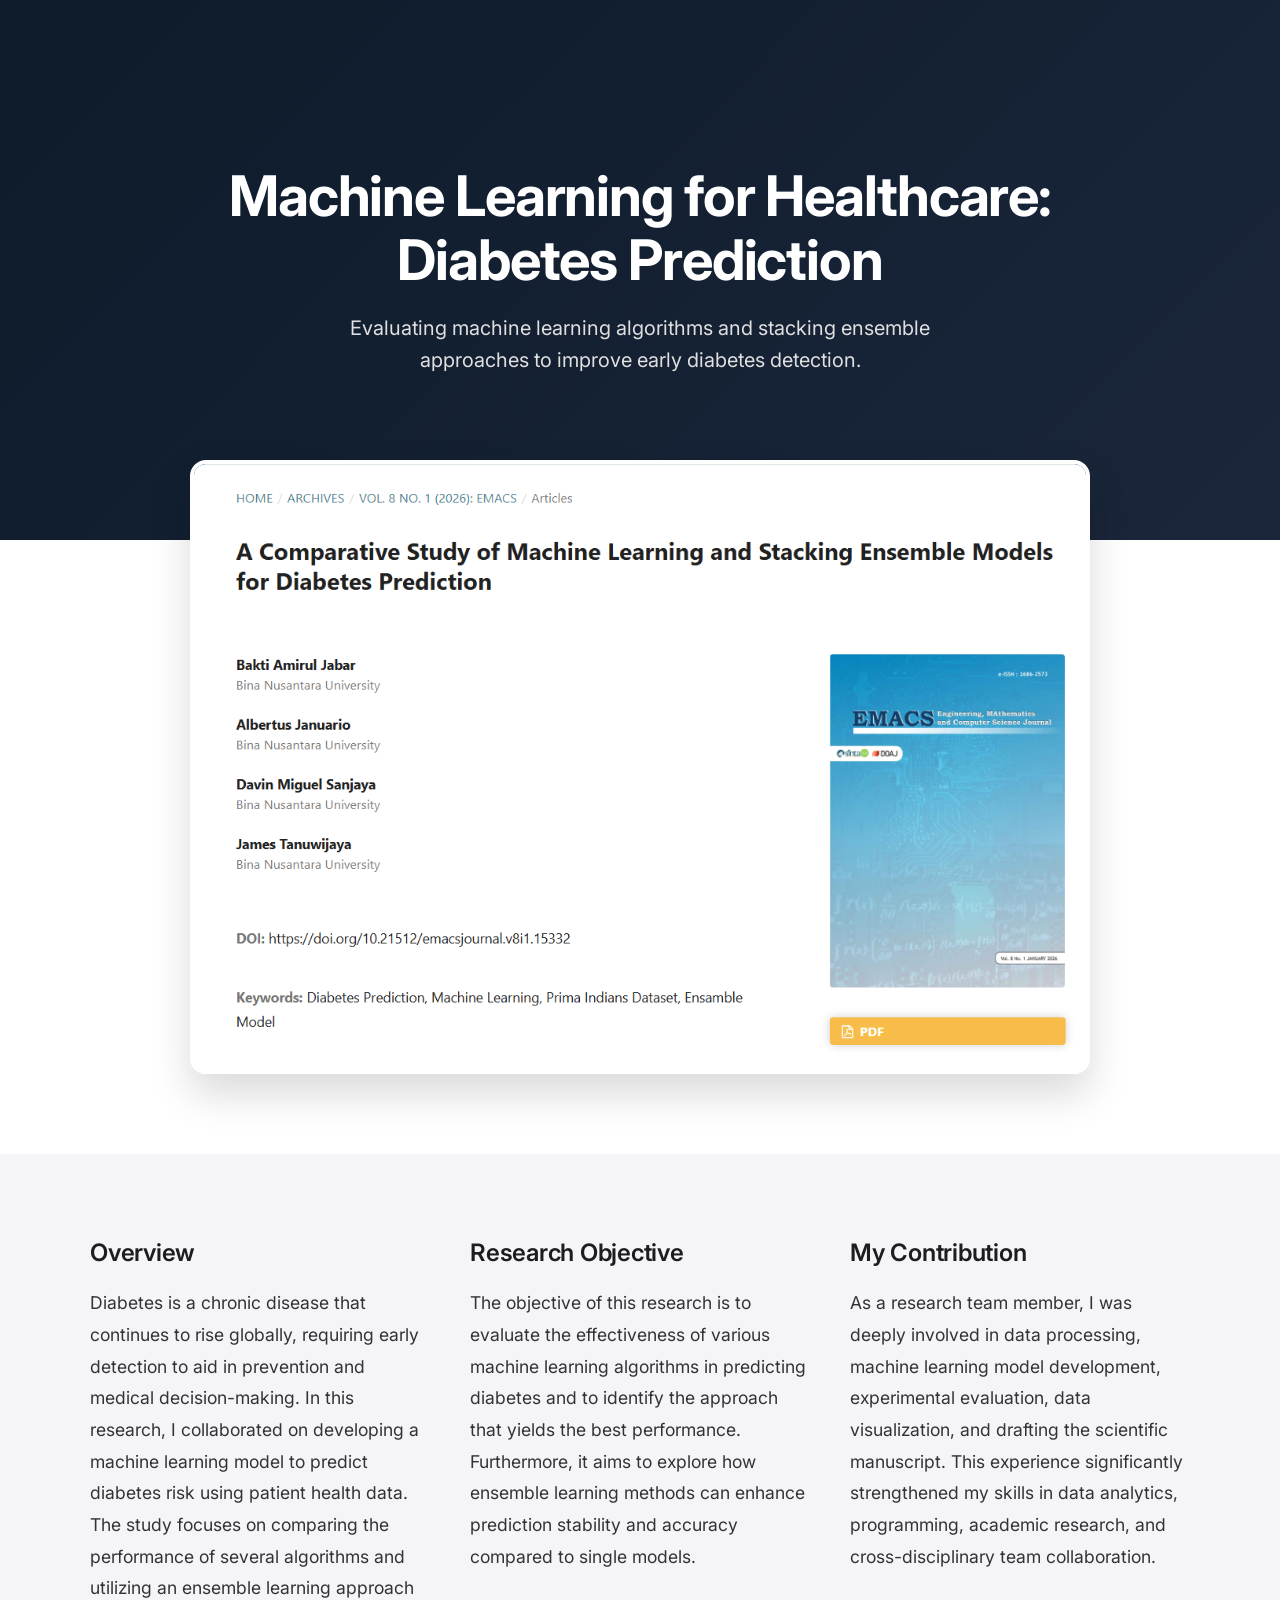
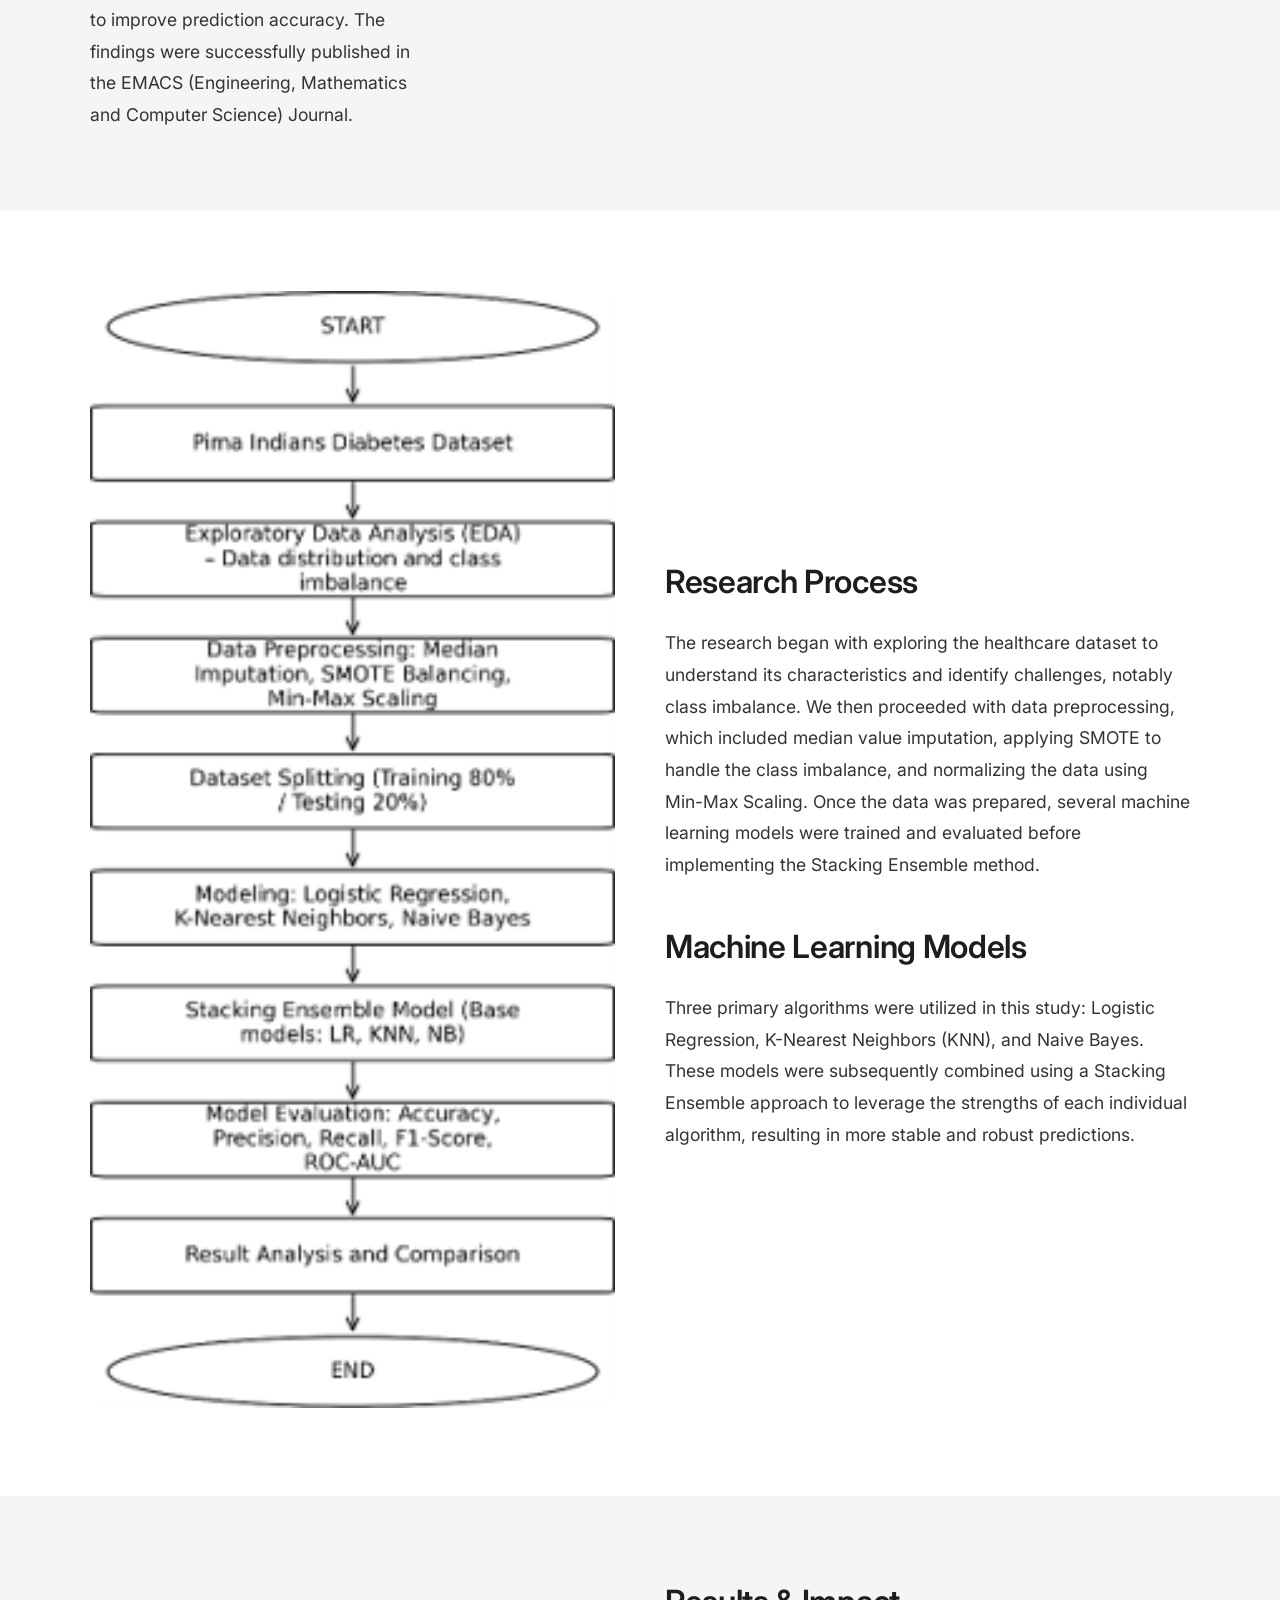
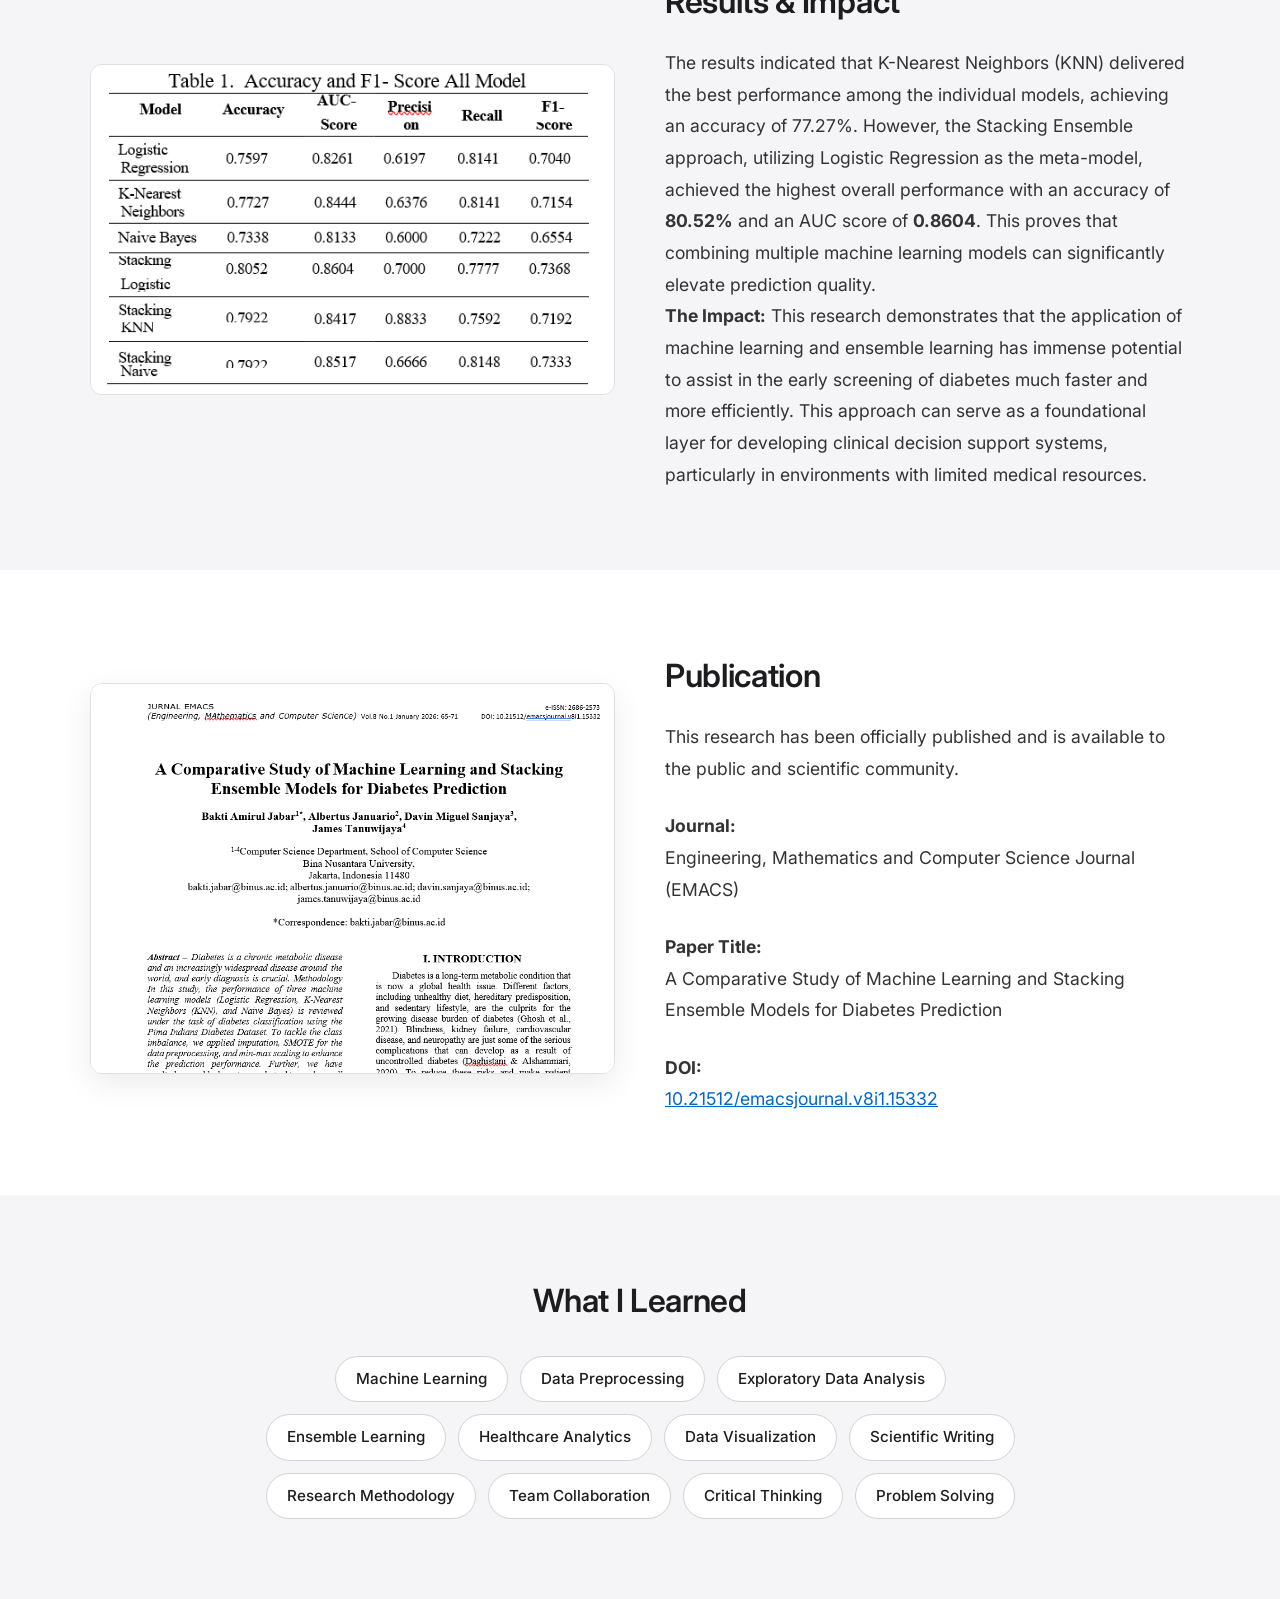
<file: index.html>
<!DOCTYPE html>
<html lang="en">
<head>
    <meta charset="UTF-8">
    <meta name="viewport" content="width=device-width, initial-scale=1.0">
    <title>Portfolio - Machine Learning for Healthcare</title>
    
    <link href="https://fonts.googleapis.com/css2?family=Inter:wght@400;500;600;700&display=swap" rel="stylesheet">
    <link rel="stylesheet" href="journal.css">
</head>
<body>

    <div class="hero fade-in">
        <div class="container">
            <h1>Machine Learning for Healthcare:<br>Diabetes Prediction</h1>
            <p>Evaluating machine learning algorithms and stacking ensemble approaches to improve early diabetes detection.</p>
        </div>
    </div>

    <section class="showcase fade-in">
        <div class="container">
            <img src="image/HalamanJurnal.png" alt="Journal Publication Page" class="featured-image">
        </div>
    </section>

    <section class="bg-light fade-in">
        <div class="container text-grid">
            <div class="text-block">
                <h2>Overview</h2>
                <p>Diabetes is a chronic disease that continues to rise globally, requiring early detection to aid in prevention and medical decision-making. In this research, I collaborated on developing a machine learning model to predict diabetes risk using patient health data. The study focuses on comparing the performance of several algorithms and utilizing an ensemble learning approach to improve prediction accuracy. The findings were successfully published in the EMACS (Engineering, Mathematics and Computer Science) Journal.</p>
            </div>
            <div class="text-block">
                <h2>Research Objective</h2>
                <p>The objective of this research is to evaluate the effectiveness of various machine learning algorithms in predicting diabetes and to identify the approach that yields the best performance. Furthermore, it aims to explore how ensemble learning methods can enhance prediction stability and accuracy compared to single models.</p>
            </div>
            <div class="text-block">
                <h2>My Contribution</h2>
                <p>As a research team member, I was deeply involved in data processing, machine learning model development, experimental evaluation, data visualization, and drafting the scientific manuscript. This experience significantly strengthened my skills in data analytics, programming, academic research, and cross-disciplinary team collaboration.</p>
            </div>
        </div>
    </section>

    <section class="fade-in">
        <div class="container split-layout">
            <div class="image-col">
                <img src="image/FlowchartMetodePenelitian.png" alt="Research Methodology Flowchart" class="content-image">
            </div>
            <div class="text-col">
                <h2>Research Process</h2>
                <p>The research began with exploring the healthcare dataset to understand its characteristics and identify challenges, notably class imbalance. We then proceeded with data preprocessing, which included median value imputation, applying SMOTE to handle the class imbalance, and normalizing the data using Min-Max Scaling. Once the data was prepared, several machine learning models were trained and evaluated before implementing the Stacking Ensemble method.</p>
                
                <h2 style="margin-top: 40px;">Machine Learning Models</h2>
                <p>Three primary algorithms were utilized in this study: Logistic Regression, K-Nearest Neighbors (KNN), and Naive Bayes. These models were subsequently combined using a Stacking Ensemble approach to leverage the strengths of each individual algorithm, resulting in more stable and robust predictions.</p>
            </div>
        </div>
    </section>

    <section class="bg-light fade-in">
        <div class="container split-layout reverse">
            <div class="text-col">
                <h2>Results & Impact</h2>
                <p>The results indicated that K-Nearest Neighbors (KNN) delivered the best performance among the individual models, achieving an accuracy of 77.27%. However, the Stacking Ensemble approach, utilizing Logistic Regression as the meta-model, achieved the highest overall performance with an accuracy of <strong>80.52%</strong> and an AUC score of <strong>0.8604</strong>. This proves that combining multiple machine learning models can significantly elevate prediction quality.</p>
                <p><strong>The Impact:</strong> This research demonstrates that the application of machine learning and ensemble learning has immense potential to assist in the early screening of diabetes much faster and more efficiently. This approach can serve as a foundational layer for developing clinical decision support systems, particularly in environments with limited medical resources.</p>
            </div>
            <div class="image-col">
                <img src="image/TabelPerformaModel.png" alt="Model Performance Table" class="content-image border-img">
            </div>
        </div>
    </section>

    <section class="fade-in">
        <div class="container split-layout">
            <div class="image-col">
                <img src="image/HalamanPertamaPaper.png" alt="First Page of the Paper" class="content-image border-img shadow">
            </div>
            <div class="text-col text-content">
                <h2>Publication</h2>
                <p>This research has been officially published and is available to the public and scientific community.</p>
                <br>
                <p><strong>Journal:</strong><br>Engineering, Mathematics and Computer Science Journal (EMACS)</p>
                <br>
                <p><strong>Paper Title:</strong><br>A Comparative Study of Machine Learning and Stacking Ensemble Models for Diabetes Prediction</p>
                <br>
                <p><strong>DOI:</strong><br><a href="https://doi.org/10.21512/emacsjournal.v8i1.15332" target="_blank" style="color: #0066cc;">10.21512/emacsjournal.v8i1.15332</a></p>
            </div>
        </div>
    </section>

    <section class="bg-light fade-in">
        <div class="container text-content text-center">
            <h2>What I Learned</h2>
            <div class="tags justify-center">
                <span>Machine Learning</span>
                <span>Data Preprocessing</span>
                <span>Exploratory Data Analysis</span>
                <span>Ensemble Learning</span>
                <span>Healthcare Analytics</span>
                <span>Data Visualization</span>
                <span>Scientific Writing</span>
                <span>Research Methodology</span>
                <span>Team Collaboration</span>
                <span>Critical Thinking</span>
                <span>Problem Solving</span>
            </div>
        </div>
    </section>

    <script src="journal.js"></script>
</body>
</html>
</file>
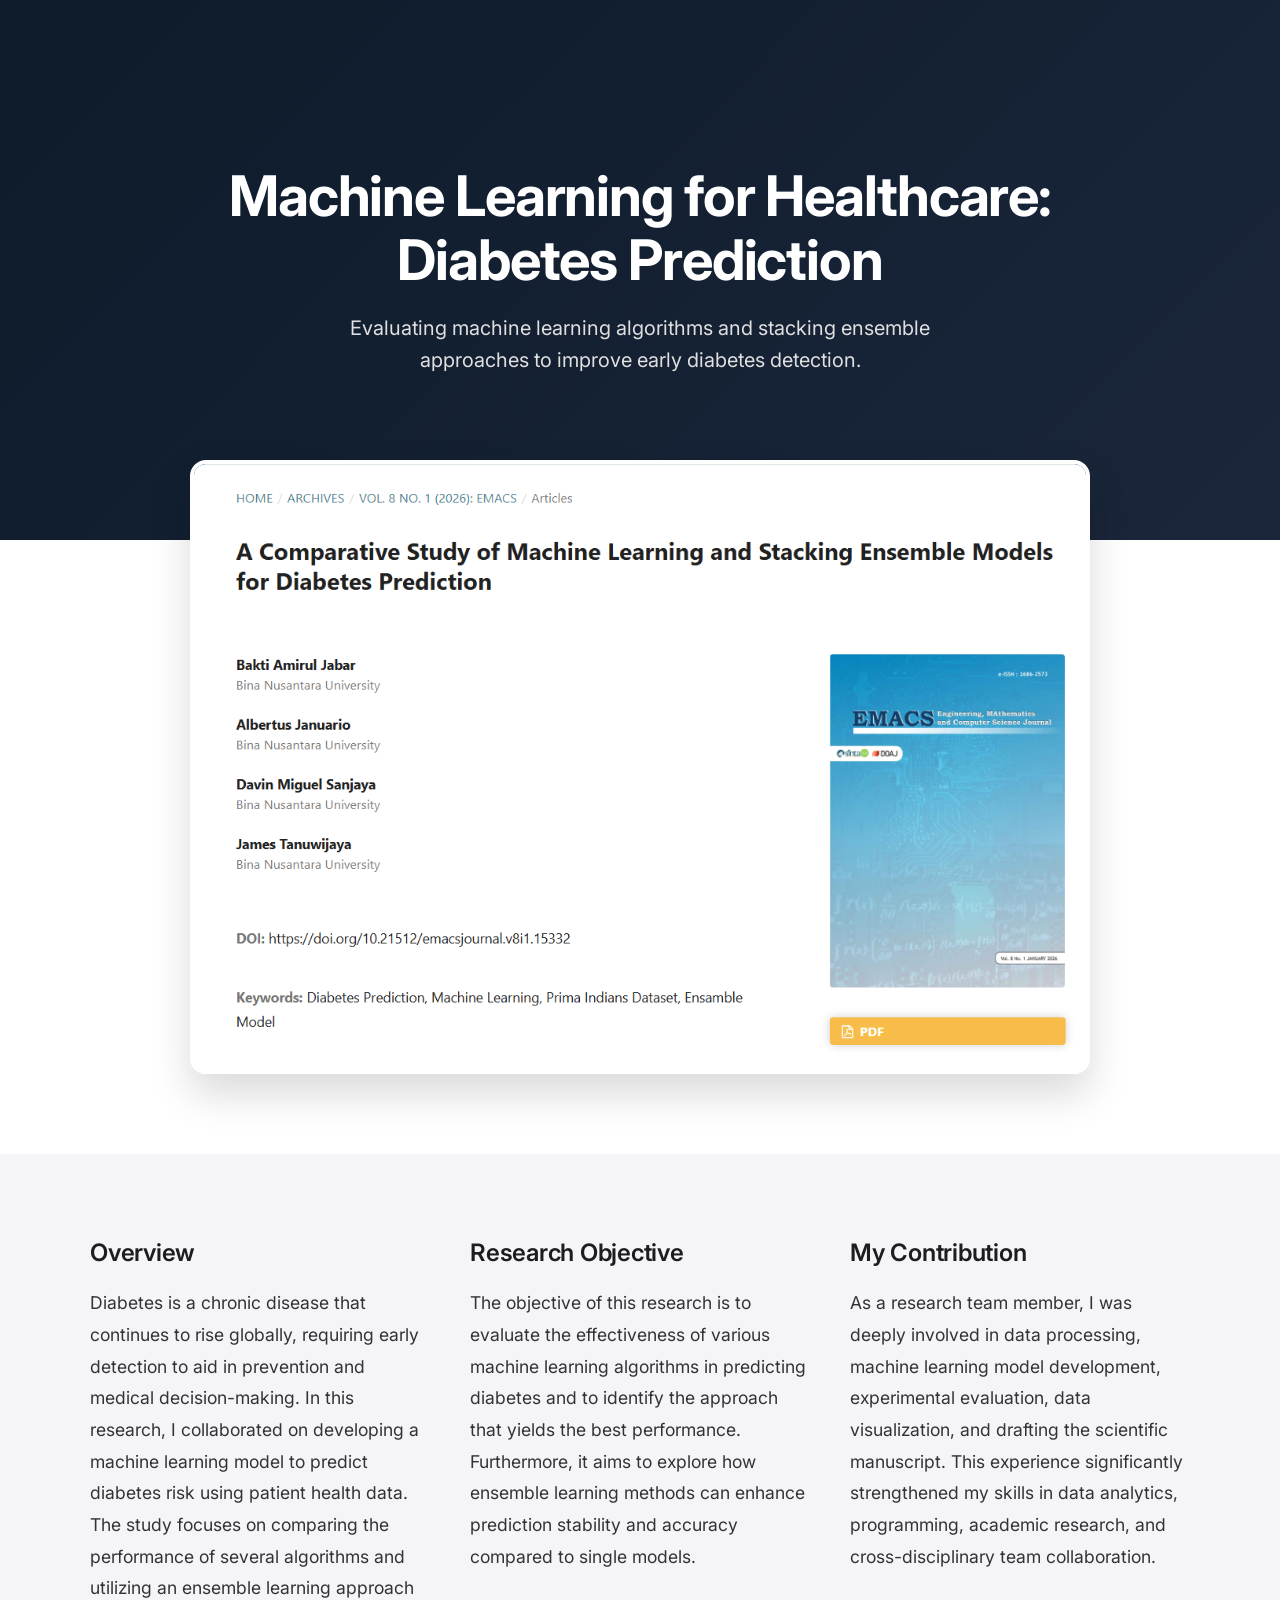
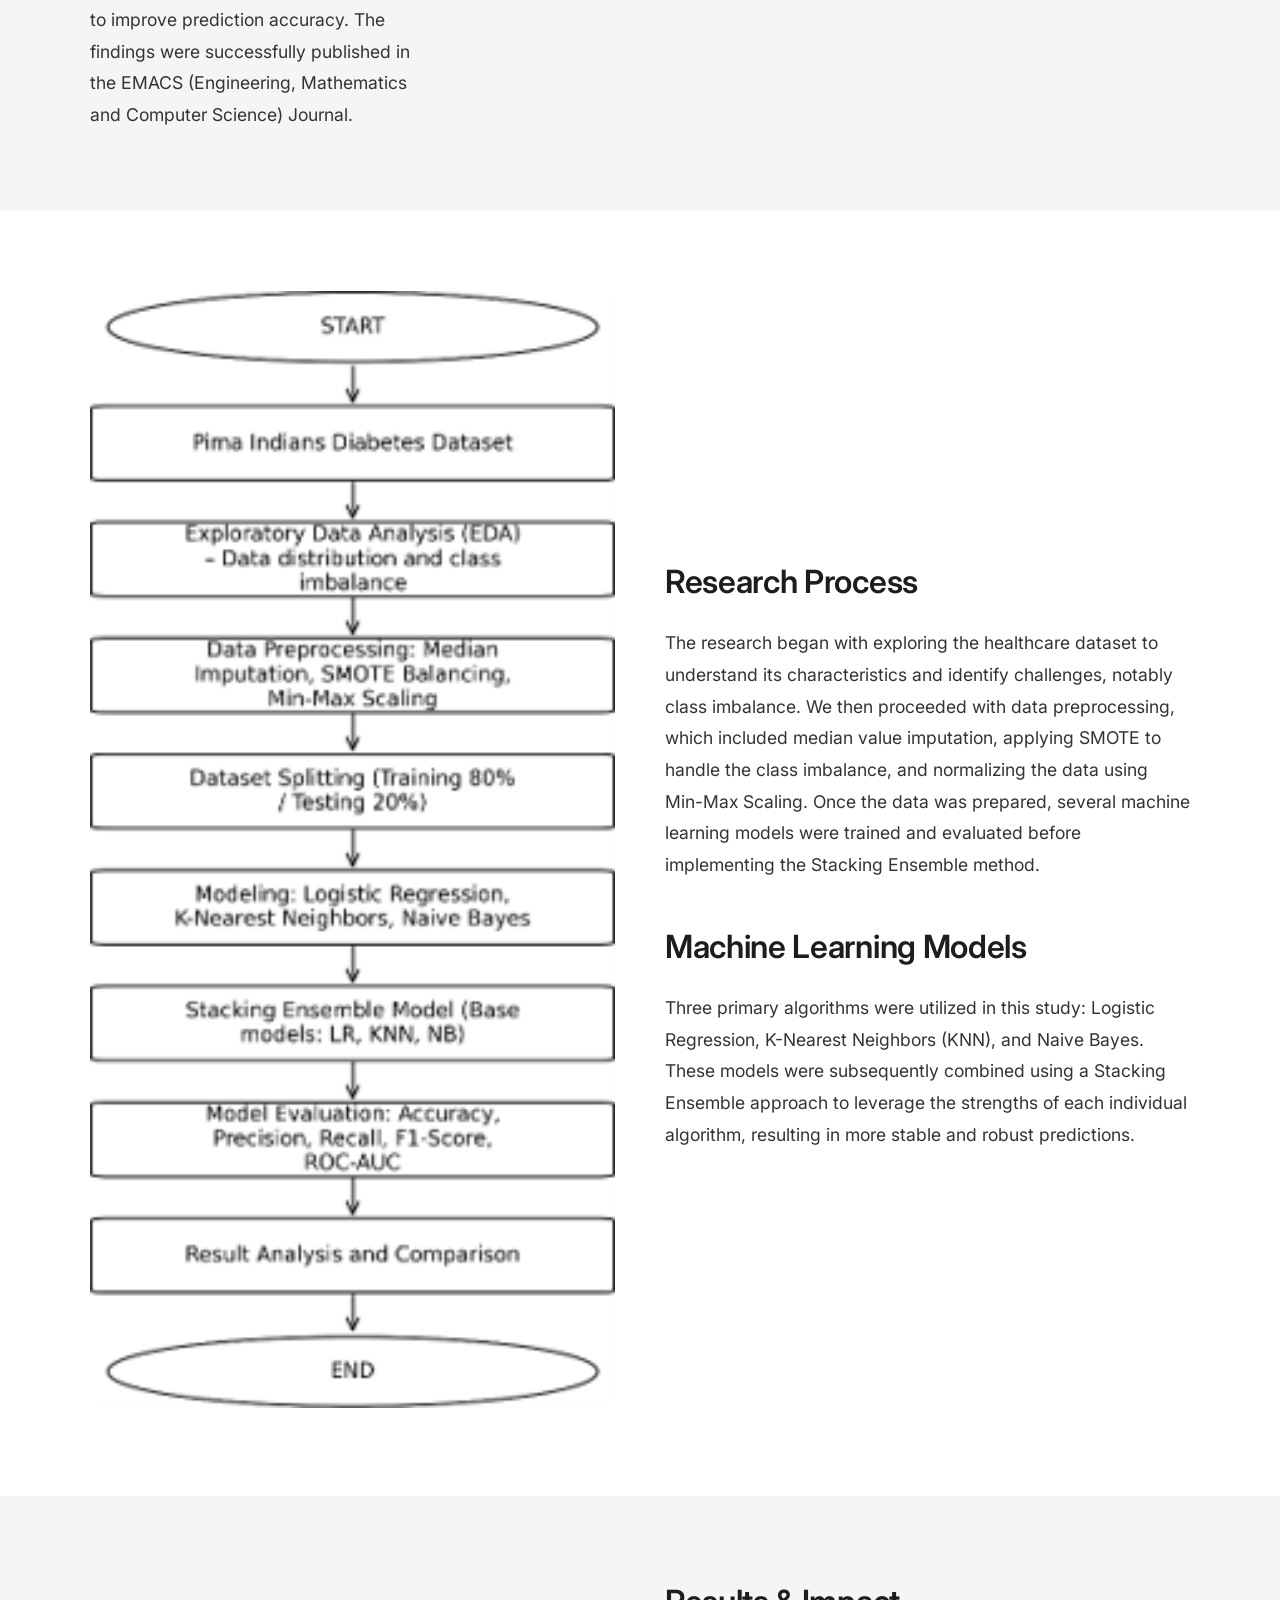
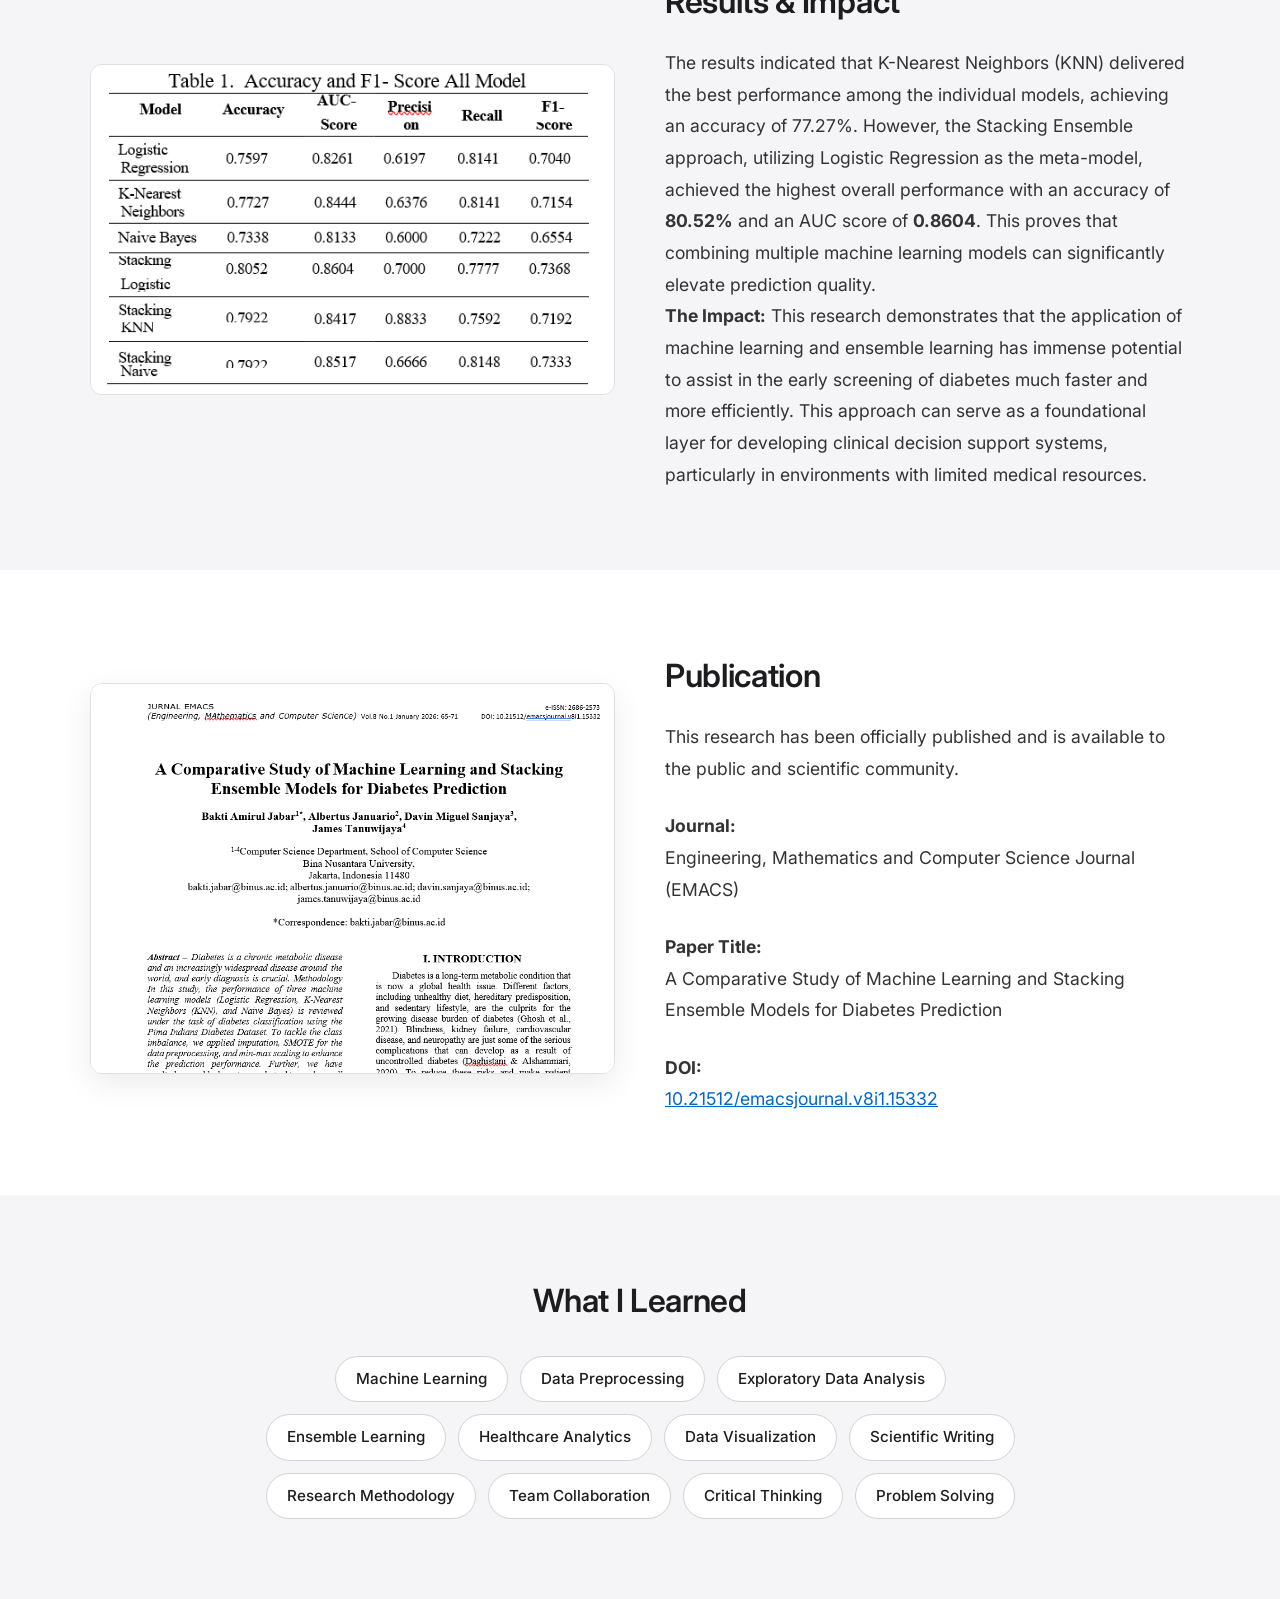
<file: journal.html>
<!DOCTYPE html>
<html lang="en">
<head>
    <meta charset="UTF-8">
    <meta name="viewport" content="width=device-width, initial-scale=1.0">
    <title>Portfolio - Machine Learning for Healthcare</title>
    
    <link href="https://fonts.googleapis.com/css2?family=Inter:wght@400;500;600;700&display=swap" rel="stylesheet">
    <link rel="stylesheet" href="journal.css">
</head>
<body>

    <div class="hero fade-in">
        <div class="container">
            <h1>Machine Learning for Healthcare:<br>Diabetes Prediction</h1>
            <p>Evaluating machine learning algorithms and stacking ensemble approaches to improve early diabetes detection.</p>
        </div>
    </div>

    <section class="showcase fade-in">
        <div class="container">
            <img src="image/HalamanJurnal.png" alt="Journal Publication Page" class="featured-image">
        </div>
    </section>

    <section class="bg-light fade-in">
        <div class="container text-grid">
            <div class="text-block">
                <h2>Overview</h2>
                <p>Diabetes is a chronic disease that continues to rise globally, requiring early detection to aid in prevention and medical decision-making. In this research, I collaborated on developing a machine learning model to predict diabetes risk using patient health data. The study focuses on comparing the performance of several algorithms and utilizing an ensemble learning approach to improve prediction accuracy. The findings were successfully published in the EMACS (Engineering, Mathematics and Computer Science) Journal.</p>
            </div>
            <div class="text-block">
                <h2>Research Objective</h2>
                <p>The objective of this research is to evaluate the effectiveness of various machine learning algorithms in predicting diabetes and to identify the approach that yields the best performance. Furthermore, it aims to explore how ensemble learning methods can enhance prediction stability and accuracy compared to single models.</p>
            </div>
            <div class="text-block">
                <h2>My Contribution</h2>
                <p>As a research team member, I was deeply involved in data processing, machine learning model development, experimental evaluation, data visualization, and drafting the scientific manuscript. This experience significantly strengthened my skills in data analytics, programming, academic research, and cross-disciplinary team collaboration.</p>
            </div>
        </div>
    </section>

    <section class="fade-in">
        <div class="container split-layout">
            <div class="image-col">
                <img src="image/FlowchartMetodePenelitian.png" alt="Research Methodology Flowchart" class="content-image">
            </div>
            <div class="text-col">
                <h2>Research Process</h2>
                <p>The research began with exploring the healthcare dataset to understand its characteristics and identify challenges, notably class imbalance. We then proceeded with data preprocessing, which included median value imputation, applying SMOTE to handle the class imbalance, and normalizing the data using Min-Max Scaling. Once the data was prepared, several machine learning models were trained and evaluated before implementing the Stacking Ensemble method.</p>
                
                <h2 style="margin-top: 40px;">Machine Learning Models</h2>
                <p>Three primary algorithms were utilized in this study: Logistic Regression, K-Nearest Neighbors (KNN), and Naive Bayes. These models were subsequently combined using a Stacking Ensemble approach to leverage the strengths of each individual algorithm, resulting in more stable and robust predictions.</p>
            </div>
        </div>
    </section>

    <section class="bg-light fade-in">
        <div class="container split-layout reverse">
            <div class="text-col">
                <h2>Results & Impact</h2>
                <p>The results indicated that K-Nearest Neighbors (KNN) delivered the best performance among the individual models, achieving an accuracy of 77.27%. However, the Stacking Ensemble approach, utilizing Logistic Regression as the meta-model, achieved the highest overall performance with an accuracy of <strong>80.52%</strong> and an AUC score of <strong>0.8604</strong>. This proves that combining multiple machine learning models can significantly elevate prediction quality.</p>
                <p><strong>The Impact:</strong> This research demonstrates that the application of machine learning and ensemble learning has immense potential to assist in the early screening of diabetes much faster and more efficiently. This approach can serve as a foundational layer for developing clinical decision support systems, particularly in environments with limited medical resources.</p>
            </div>
            <div class="image-col">
                <img src="image/TabelPerformaModel.png" alt="Model Performance Table" class="content-image border-img">
            </div>
        </div>
    </section>

    <section class="fade-in">
        <div class="container split-layout">
            <div class="image-col">
                <img src="image/HalamanPertamaPaper.png" alt="First Page of the Paper" class="content-image border-img shadow">
            </div>
            <div class="text-col text-content">
                <h2>Publication</h2>
                <p>This research has been officially published and is available to the public and scientific community.</p>
                <br>
                <p><strong>Journal:</strong><br>Engineering, Mathematics and Computer Science Journal (EMACS)</p>
                <br>
                <p><strong>Paper Title:</strong><br>A Comparative Study of Machine Learning and Stacking Ensemble Models for Diabetes Prediction</p>
                <br>
                <p><strong>DOI:</strong><br><a href="https://doi.org/10.21512/emacsjournal.v8i1.15332" target="_blank" style="color: #0066cc;">10.21512/emacsjournal.v8i1.15332</a></p>
            </div>
        </div>
    </section>

    <section class="bg-light fade-in">
        <div class="container text-content text-center">
            <h2>What I Learned</h2>
            <div class="tags justify-center">
                <span>Machine Learning</span>
                <span>Data Preprocessing</span>
                <span>Exploratory Data Analysis</span>
                <span>Ensemble Learning</span>
                <span>Healthcare Analytics</span>
                <span>Data Visualization</span>
                <span>Scientific Writing</span>
                <span>Research Methodology</span>
                <span>Team Collaboration</span>
                <span>Critical Thinking</span>
                <span>Problem Solving</span>
            </div>
        </div>
    </section>

    <script src="journal.js"></script>
</body>
</html>
</file>
<file: journal.css>
:root {
    --primary-color: #1d1d1f;
    --text-color: #333336;
    --text-muted: #86868b;
    --bg-main: #ffffff;
    --bg-secondary: #f5f5f7;
    --border-radius: 16px;
}

* {
    margin: 0;
    padding: 0;
    box-sizing: border-box;
    font-family: 'Inter', sans-serif;
}

body {
    background-color: var(--bg-main);
    color: var(--text-color);
    line-height: 1.6;
}

/* Layout Containers */
.container {
    max-width: 1100px;
    margin: 0 auto;
    width: 100%;
}

.text-content {
    max-width: 800px;
}

.text-center {
    text-align: center;
    margin: 0 auto;
}

.bg-light {
    background-color: var(--bg-secondary);
}

/* Hero Section */
.hero {
    height: 60vh;
    display: flex;
    align-items: center;
    background: linear-gradient(135deg, #0d1b2a 0%, #1b263b 100%); /* Warna biru tua elegan tema kesehatan/tech */
    color: white;
    text-align: center;
    padding: 0 20px;
}

.hero h1 {
    font-size: 3.5rem;
    font-weight: 700;
    line-height: 1.15;
    margin-bottom: 20px;
    letter-spacing: -0.02em;
}

.hero p {
    font-size: 1.25rem;
    color: #e0e0e0;
    max-width: 650px;
    margin: 0 auto;
}

/* Showcase Image (Hero Image) */
.showcase {
    padding: 0 20px 80px 20px;
    margin-top: -80px; /* Menarik gambar ke atas, menumpuk hero */
    position: relative;
    z-index: 2;
}

.featured-image {
    width: 100%;
    max-width: 900px;
    height: auto;
    display: block;
    margin: 0 auto;
    border-radius: var(--border-radius);
    box-shadow: 0 20px 40px rgba(0,0,0,0.15);
    border: 4px solid white;
}

/* General Sections */
section {
    padding: 80px 20px;
}

section h2 {
    font-size: 2rem;
    font-weight: 600;
    color: var(--primary-color);
    margin-bottom: 20px;
    letter-spacing: -0.01em;
}

section p {
    font-size: 1.1rem;
    color: var(--text-color);
    line-height: 1.8;
}

/* Text Grid (3 columns) */
.text-grid {
    display: grid;
    grid-template-columns: repeat(auto-fit, minmax(300px, 1fr));
    gap: 40px;
}

.text-block h2 {
    font-size: 1.5rem;
    margin-bottom: 15px;
}

/* Split Layout (Image & Text side by side) */
.split-layout {
    display: flex;
    flex-wrap: wrap;
    align-items: center;
    gap: 50px;
}

.split-layout.reverse {
    flex-direction: row-reverse;
}

.image-col {
    flex: 1 1 400px;
}

.text-col {
    flex: 1 1 400px;
}

.content-image {
    width: 100%;
    height: auto;
    border-radius: 12px;
}

.border-img {
    border: 1px solid #e0e0e0;
}

.shadow {
    box-shadow: 0 10px 30px rgba(0,0,0,0.08);
}

/* Tags */
.tags {
    display: flex;
    flex-wrap: wrap;
    gap: 12px;
    margin-top: 30px;
}

.justify-center {
    justify-content: center;
}

.tags span {
    background: white;
    color: var(--primary-color);
    padding: 10px 20px;
    border-radius: 40px;
    font-size: 0.95rem;
    font-weight: 500;
    border: 1px solid #d2d2d7;
    transition: all 0.2s ease;
}

.tags span:hover {
    background: var(--primary-color);
    color: white;
    border-color: var(--primary-color);
}

/* Fade-in Animation */
.fade-in {
    opacity: 0;
    transform: translateY(30px);
    transition: opacity 0.8s ease-out, transform 0.8s ease-out;
}

.fade-in.visible {
    opacity: 1;
    transform: translateY(0);
}
</file>
